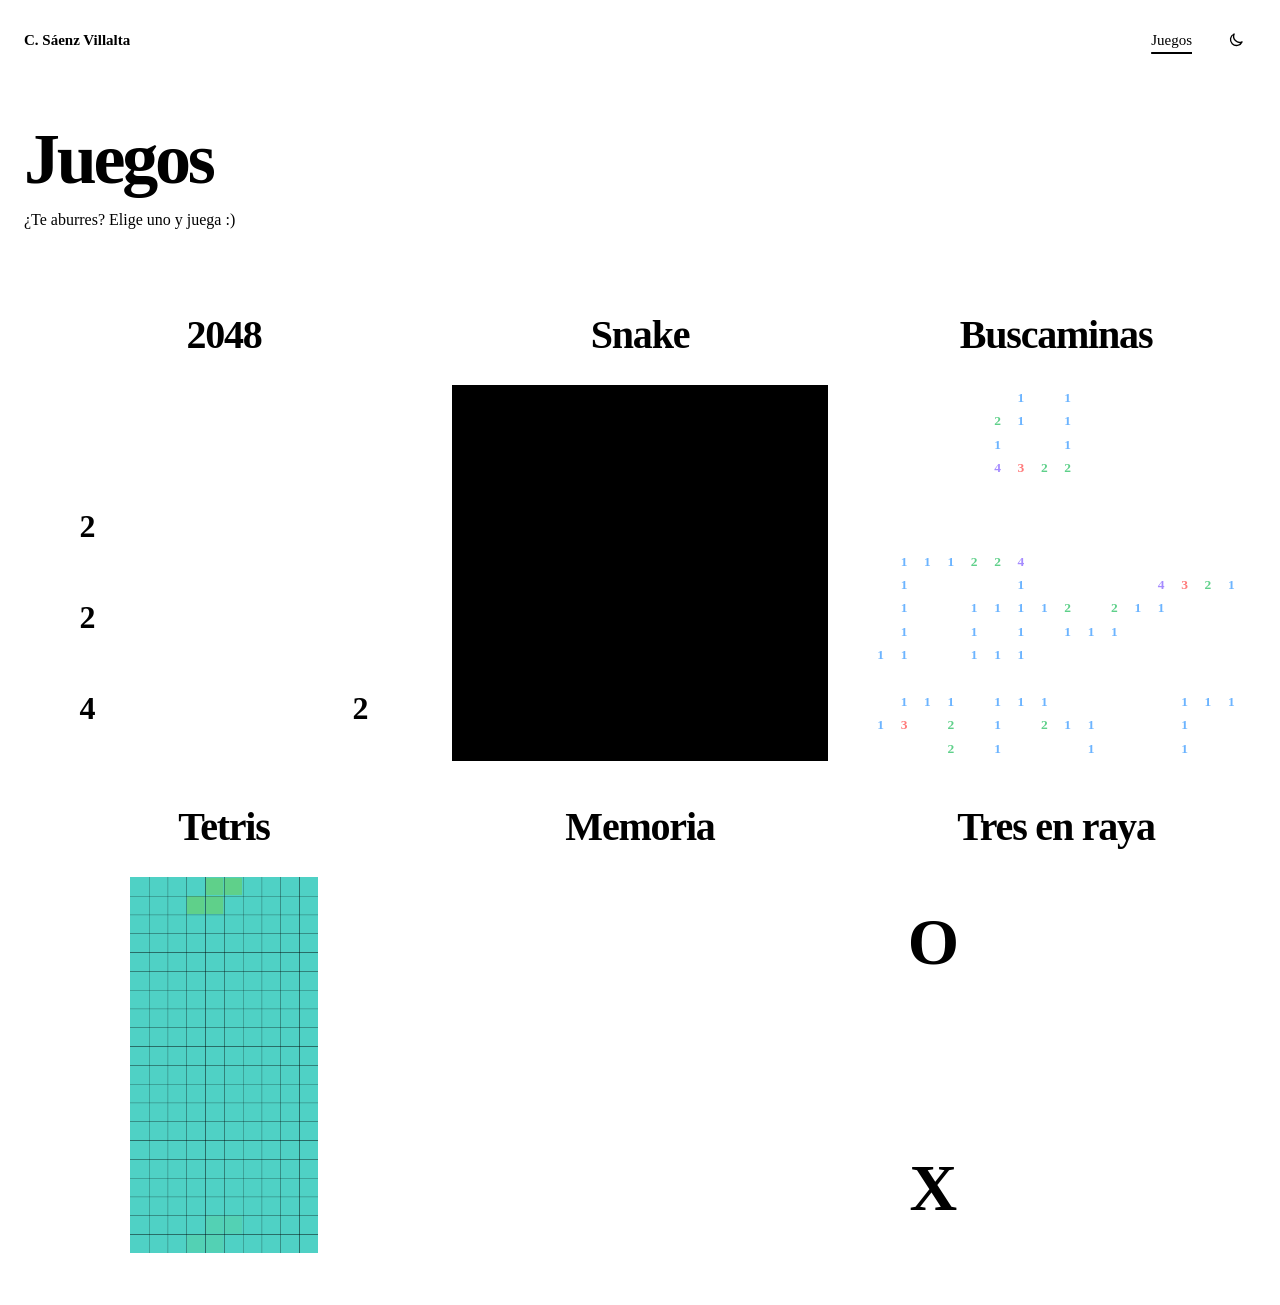
<file: index.html>
<!doctype html>
<html lang="es">
  <head>
    <meta charset="utf-8" />
    <meta name="viewport" content="width=device-width, initial-scale=1" />
    <title>Juegos · Celia Sáenz Villalta</title>
    <meta name="description" content="Pequeños juegos hechos con HTML, CSS y JavaScript." />
    <link rel="stylesheet" href="https://saenzvillaltacelia.com/theme.css" />
    <link rel="stylesheet" href="shared/games.css" />
    <link rel="icon" href="https://saenzvillaltacelia.com/favicon.svg" type="image/svg+xml" />
    <script src="shared/chrome.js"></script>
  </head>
  <body>
    <main>
      <div class="container head">
        <h1>Juegos</h1>
        <p>¿Te aburres? Elige uno y juega :)</p>
      </div>
      <div class="container">
        <ul class="game-list">
          <li class="game-card">
            <h2><a href="2048/">2048</a></h2>
            <iframe class="game-preview" src="2048/?demo" title="Vista previa de 2048" loading="lazy" tabindex="-1" aria-hidden="true" inert></iframe>
          </li>
          <li class="game-card">
            <h2><a href="snake/">Snake</a></h2>
            <iframe class="game-preview" src="snake/?demo" title="Vista previa de Snake" loading="lazy" tabindex="-1" aria-hidden="true" inert></iframe>
          </li>
          <li class="game-card">
            <h2><a href="buscaminas/">Buscaminas</a></h2>
            <iframe class="game-preview" src="buscaminas/?demo" title="Vista previa de Buscaminas" loading="lazy" tabindex="-1" aria-hidden="true" inert></iframe>
          </li>
          <li class="game-card">
            <h2><a href="tetris/">Tetris</a></h2>
            <iframe class="game-preview" src="tetris/?demo" title="Vista previa de Tetris" loading="lazy" tabindex="-1" aria-hidden="true" inert></iframe>
          </li>
          <li class="game-card">
            <h2><a href="memoria/">Memoria</a></h2>
            <iframe class="game-preview" src="memoria/?demo" title="Vista previa de Memoria" loading="lazy" tabindex="-1" aria-hidden="true" inert></iframe>
          </li>
          <li class="game-card">
            <h2><a href="tres-en-raya/">Tres en raya</a></h2>
            <iframe class="game-preview" src="tres-en-raya/?demo" title="Vista previa de Tres en raya" loading="lazy" tabindex="-1" aria-hidden="true" inert></iframe>
          </li>
        </ul>
      </div>
    </main>
  </body>
</html>
</file>
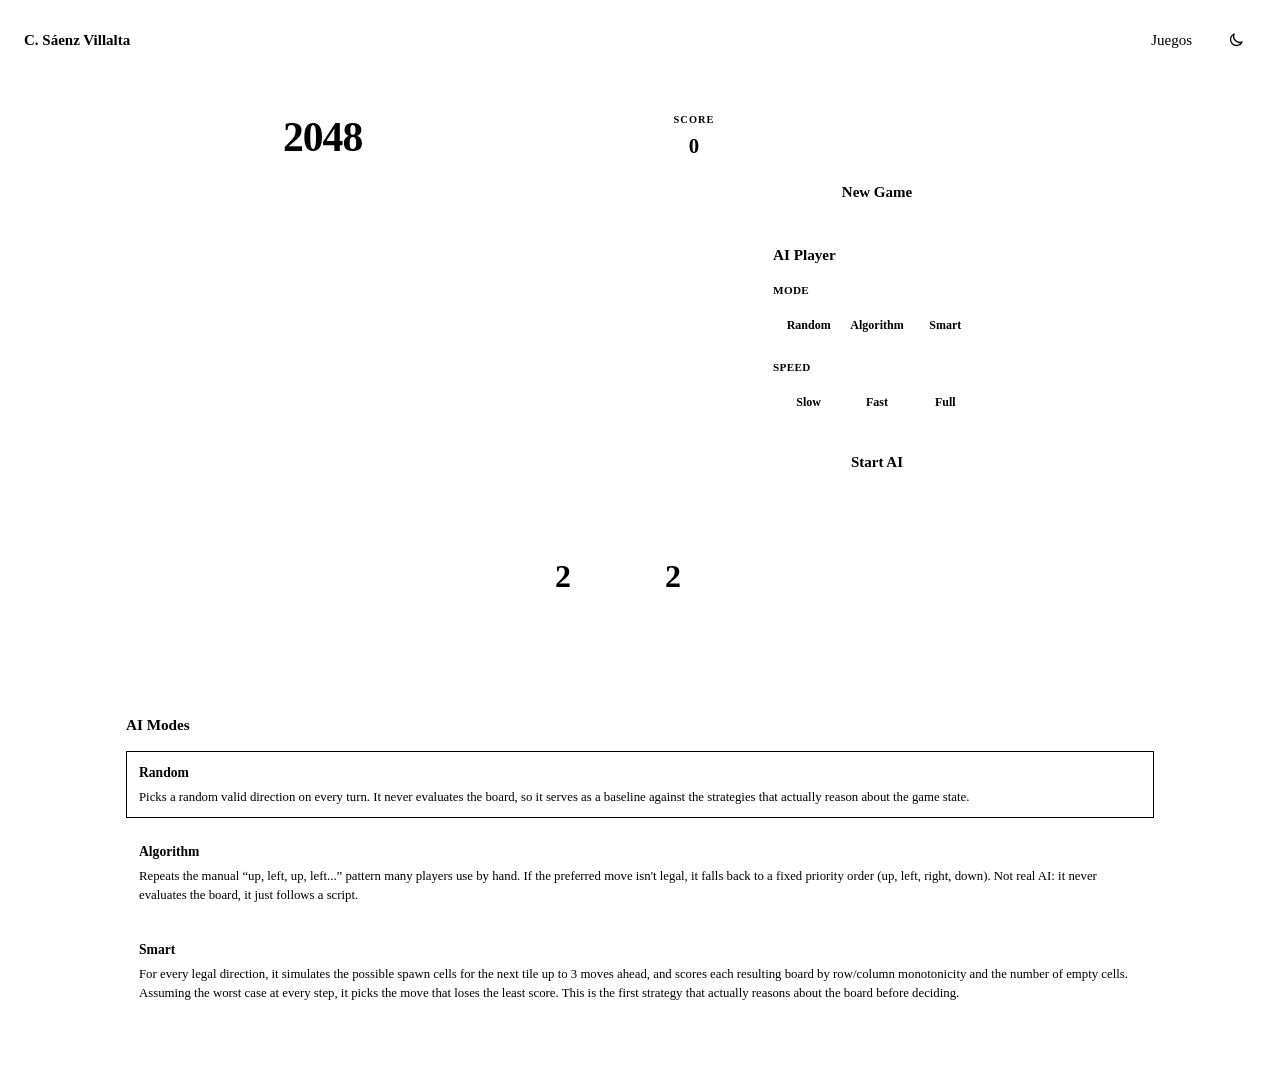
<file: 2048/index.html>
<!doctype html>
<html lang="en">
<head>
  <meta charset="utf-8" />
  <meta name="viewport" content="width=device-width, initial-scale=1" />
  <title>2048</title>
  <meta name="description" content="2048 con jugadores automáticos (IA) para comparar estrategias." />
  <link rel="stylesheet" href="https://saenzvillaltacelia.com/theme.css" />
  <link rel="stylesheet" href="../shared/games.css" />
  <link rel="stylesheet" href="../shared/autoplay.css" />
  <link rel="stylesheet" href="style.css" />
  <link rel="icon" href="https://saenzvillaltacelia.com/favicon.svg" type="image/svg+xml" />
  <script src="../shared/chrome.js"></script>
</head>
<body>
  <div class="page">
    <div class="game-area">
      <main class="main">
        <header class="header">
          <h1 class="title">2048</h1>
          <div class="score-panel">
            <span class="score-label">Score</span>
            <span class="score-value" id="score">0</span>
          </div>
        </header>

        <div class="board" id="board"></div>

        <p class="status" id="status"></p>
      </main>

      <aside class="sidebar">
        <button class="btn btn-primary btn-block" id="new-game">New Game</button>

        <div id="auto-panel"></div>
      </aside>
    </div>

    <div class="guide-layout">
      <section class="panel modes-guide-panel">
        <h2 class="panel-title">AI Modes</h2>
        <div class="modes-guide-list" id="modes-guide-list"></div>
      </section>
    </div>
  </div>

  <div class="modal-overlay" id="game-over-overlay" hidden>
    <div class="modal" role="dialog" aria-modal="true" aria-labelledby="game-over-title">
      <h2 class="modal-title" id="game-over-title">Game Over</h2>
      <p class="modal-message" id="game-over-message"></p>
      <div class="modal-actions">
        <button class="btn btn-ghost" id="game-over-close">Close</button>
        <button class="btn btn-primary" id="game-over-new-game">New Game</button>
      </div>
    </div>
  </div>

  <script type="module" src="js/app.js"></script>
</body>
</html>
</file>
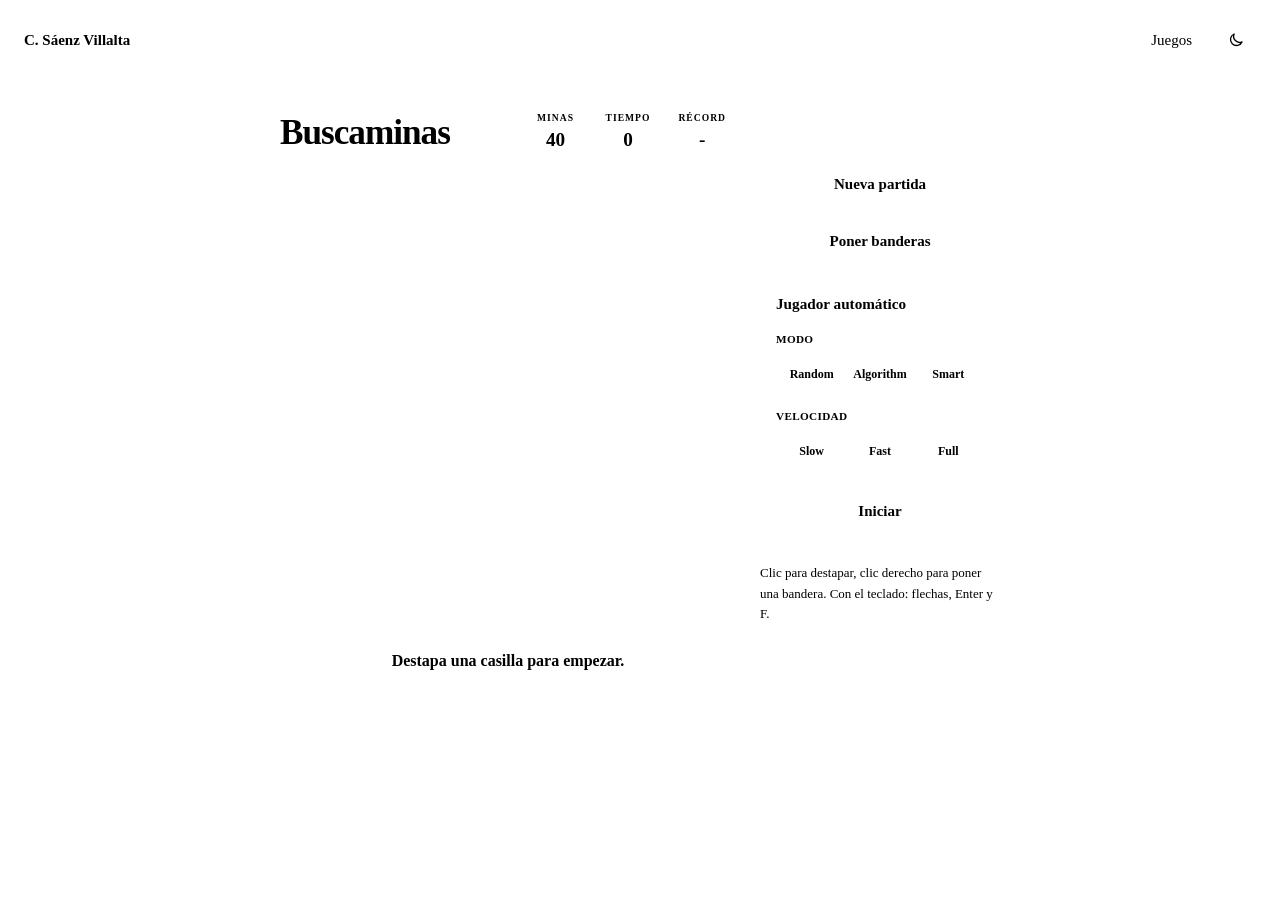
<file: buscaminas/index.html>
<!doctype html>
<html lang="es">
<head>
  <meta charset="utf-8" />
  <meta name="viewport" content="width=device-width, initial-scale=1" />
  <title>Buscaminas · Celia Sáenz Villalta</title>
  <meta name="description" content="El clásico Buscaminas, para jugar a mano o dejar que se resuelva solo." />
  <link rel="stylesheet" href="https://saenzvillaltacelia.com/theme.css" />
  <link rel="stylesheet" href="../shared/games.css" />
  <link rel="stylesheet" href="../shared/autoplay.css" />
  <link rel="stylesheet" href="style.css" />
  <link rel="icon" href="https://saenzvillaltacelia.com/favicon.svg" type="image/svg+xml" />
  <script src="../shared/chrome.js"></script>
</head>
<body>
  <div class="page">
    <div class="game-area">
      <main class="main">
        <header class="header">
          <h1 class="title">Buscaminas</h1>
          <div class="scores">
            <div class="score-panel">
              <span class="score-label">Minas</span>
              <span class="score-value" id="mines">0</span>
            </div>
            <div class="score-panel">
              <span class="score-label">Tiempo</span>
              <span class="score-value" id="time">0</span>
            </div>
            <div class="score-panel">
              <span class="score-label">Récord</span>
              <span class="score-value" id="best">-</span>
            </div>
          </div>
        </header>

        <div class="board" id="board" tabindex="0" role="group" aria-label="Tablero del Buscaminas"></div>

        <p class="status" id="status"></p>
        <p class="sr-only" id="cursor-info" aria-live="polite"></p>
      </main>

      <aside class="sidebar">
        <button class="btn" id="new-game">Nueva partida</button>
        <button class="btn btn-outline" id="flag-mode" aria-pressed="false">Poner banderas</button>
        <div id="auto-panel"></div>
        <p class="help">Clic para destapar, clic derecho para poner una bandera. Con el teclado: flechas, Enter y F.</p>
      </aside>
    </div>
  </div>

  <div class="modal-overlay" id="game-over-overlay" hidden>
    <div class="modal" role="dialog" aria-modal="true" aria-labelledby="game-over-title">
      <h2 class="modal-title" id="game-over-title">Fin de la partida</h2>
      <p class="modal-message" id="game-over-message"></p>
      <div class="modal-actions">
        <button class="btn btn-ghost" id="game-over-close">Cerrar</button>
        <button class="btn" id="game-over-new-game">Nueva partida</button>
      </div>
    </div>
  </div>

  <script type="module" src="app.js"></script>
</body>
</html>
</file>
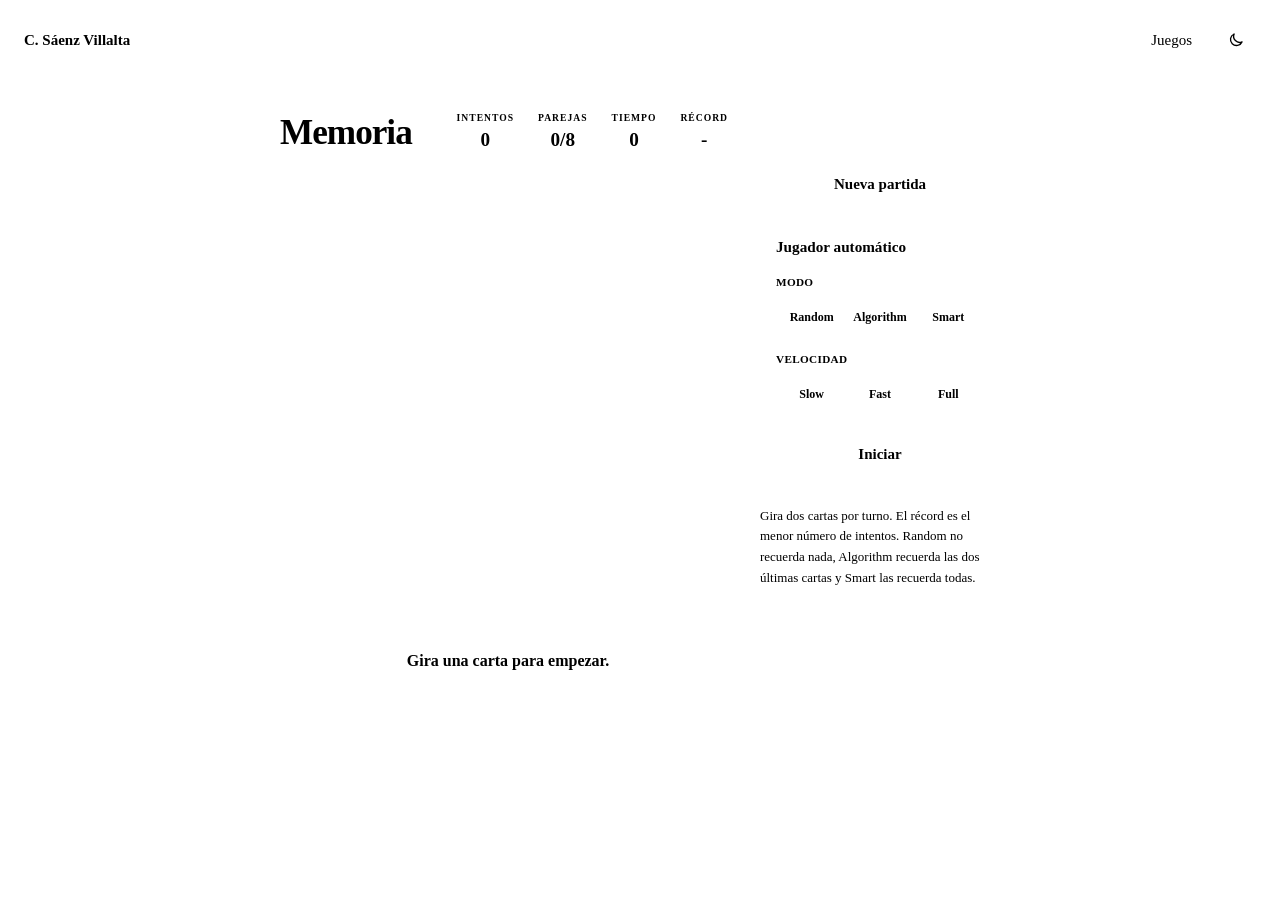
<file: memoria/index.html>
<!doctype html>
<html lang="es">
<head>
  <meta charset="utf-8" />
  <meta name="viewport" content="width=device-width, initial-scale=1" />
  <title>Memoria · Celia Sáenz Villalta</title>
  <meta name="description" content="Encuentra las parejas, a mano o dejando que se resuelva solo." />
  <link rel="stylesheet" href="https://saenzvillaltacelia.com/theme.css" />
  <link rel="stylesheet" href="../shared/games.css" />
  <link rel="stylesheet" href="../shared/ui.css" />
  <link rel="stylesheet" href="../shared/autoplay.css" />
  <link rel="stylesheet" href="style.css" />
  <link rel="icon" href="https://saenzvillaltacelia.com/favicon.svg" type="image/svg+xml" />
  <script src="../shared/chrome.js"></script>
</head>
<body>
  <div class="page">
    <div class="game-area">
      <main class="main">
        <header class="header">
          <h1 class="title">Memoria</h1>
          <div class="scores">
            <div class="score-panel">
              <span class="score-label">Intentos</span>
              <span class="score-value" id="moves">0</span>
            </div>
            <div class="score-panel">
              <span class="score-label">Parejas</span>
              <span class="score-value" id="pairs">0</span>
            </div>
            <div class="score-panel">
              <span class="score-label">Tiempo</span>
              <span class="score-value" id="time">0</span>
            </div>
            <div class="score-panel">
              <span class="score-label">Récord</span>
              <span class="score-value" id="best">-</span>
            </div>
          </div>
        </header>

        <div class="board" id="board" role="group" aria-label="Cartas"></div>

        <p class="status" id="status" aria-live="polite"></p>
      </main>

      <aside class="sidebar">
        <button class="btn" id="new-game">Nueva partida</button>
        <div id="auto-panel"></div>
        <p class="help">Gira dos cartas por turno. El récord es el menor número de intentos. Random no recuerda nada, Algorithm recuerda las dos últimas cartas y Smart las recuerda todas.</p>
      </aside>
    </div>
  </div>

  <div class="modal-overlay" id="game-over-overlay" hidden>
    <div class="modal" role="dialog" aria-modal="true" aria-labelledby="game-over-title">
      <h2 class="modal-title" id="game-over-title">Fin de la partida</h2>
      <p class="modal-message" id="game-over-message"></p>
      <div class="modal-actions">
        <button class="btn btn-ghost" id="game-over-close">Cerrar</button>
        <button class="btn" id="game-over-new-game">Nueva partida</button>
      </div>
    </div>
  </div>

  <script type="module" src="app.js"></script>
</body>
</html>
</file>
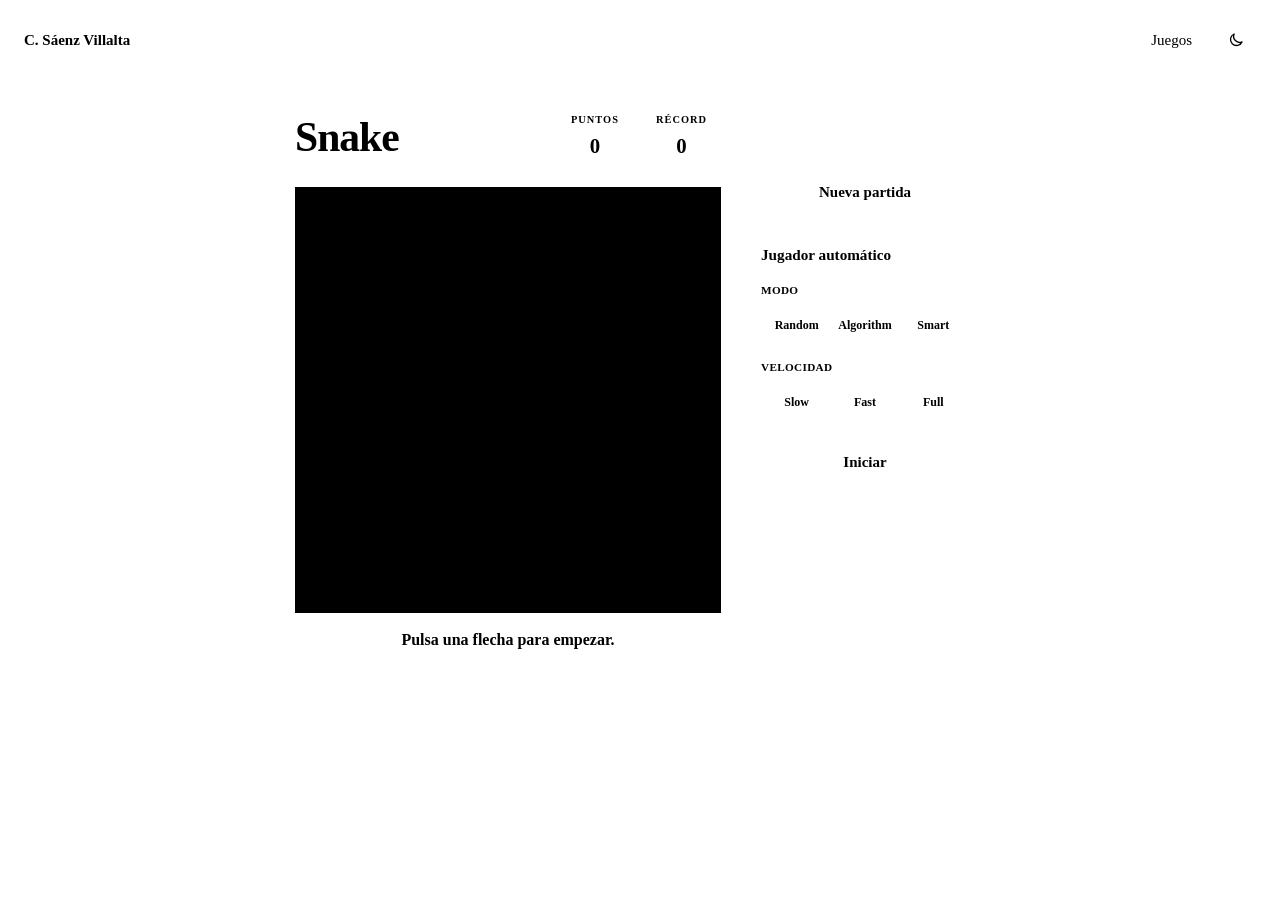
<file: snake/index.html>
<!doctype html>
<html lang="es">
<head>
  <meta charset="utf-8" />
  <meta name="viewport" content="width=device-width, initial-scale=1" />
  <title>Snake · Celia Sáenz Villalta</title>
  <meta name="description" content="El clásico Snake, para jugar a mano o dejar que se resuelva solo." />
  <link rel="stylesheet" href="https://saenzvillaltacelia.com/theme.css" />
  <link rel="stylesheet" href="../shared/games.css" />
  <link rel="stylesheet" href="../shared/autoplay.css" />
  <link rel="stylesheet" href="style.css" />
  <link rel="icon" href="https://saenzvillaltacelia.com/favicon.svg" type="image/svg+xml" />
  <script src="../shared/chrome.js"></script>
</head>
<body>
  <div class="page">
    <div class="game-area">
      <main class="main">
        <header class="header">
          <h1 class="title">Snake</h1>
          <div class="scores">
            <div class="score-panel">
              <span class="score-label">Puntos</span>
              <span class="score-value" id="score">0</span>
            </div>
            <div class="score-panel">
              <span class="score-label">Récord</span>
              <span class="score-value" id="best">0</span>
            </div>
          </div>
        </header>

        <canvas class="board" id="board" width="600" height="600" role="img" aria-label="Tablero del Snake"></canvas>

        <p class="status" id="status" aria-live="polite"></p>
      </main>

      <aside class="sidebar">
        <button class="btn" id="new-game">Nueva partida</button>
        <div id="auto-panel"></div>
      </aside>
    </div>
  </div>

  <div class="modal-overlay" id="game-over-overlay" hidden>
    <div class="modal" role="dialog" aria-modal="true" aria-labelledby="game-over-title">
      <h2 class="modal-title" id="game-over-title">Fin de la partida</h2>
      <p class="modal-message" id="game-over-message"></p>
      <div class="modal-actions">
        <button class="btn btn-ghost" id="game-over-close">Cerrar</button>
        <button class="btn" id="game-over-new-game">Nueva partida</button>
      </div>
    </div>
  </div>

  <script type="module" src="app.js"></script>
</body>
</html>
</file>
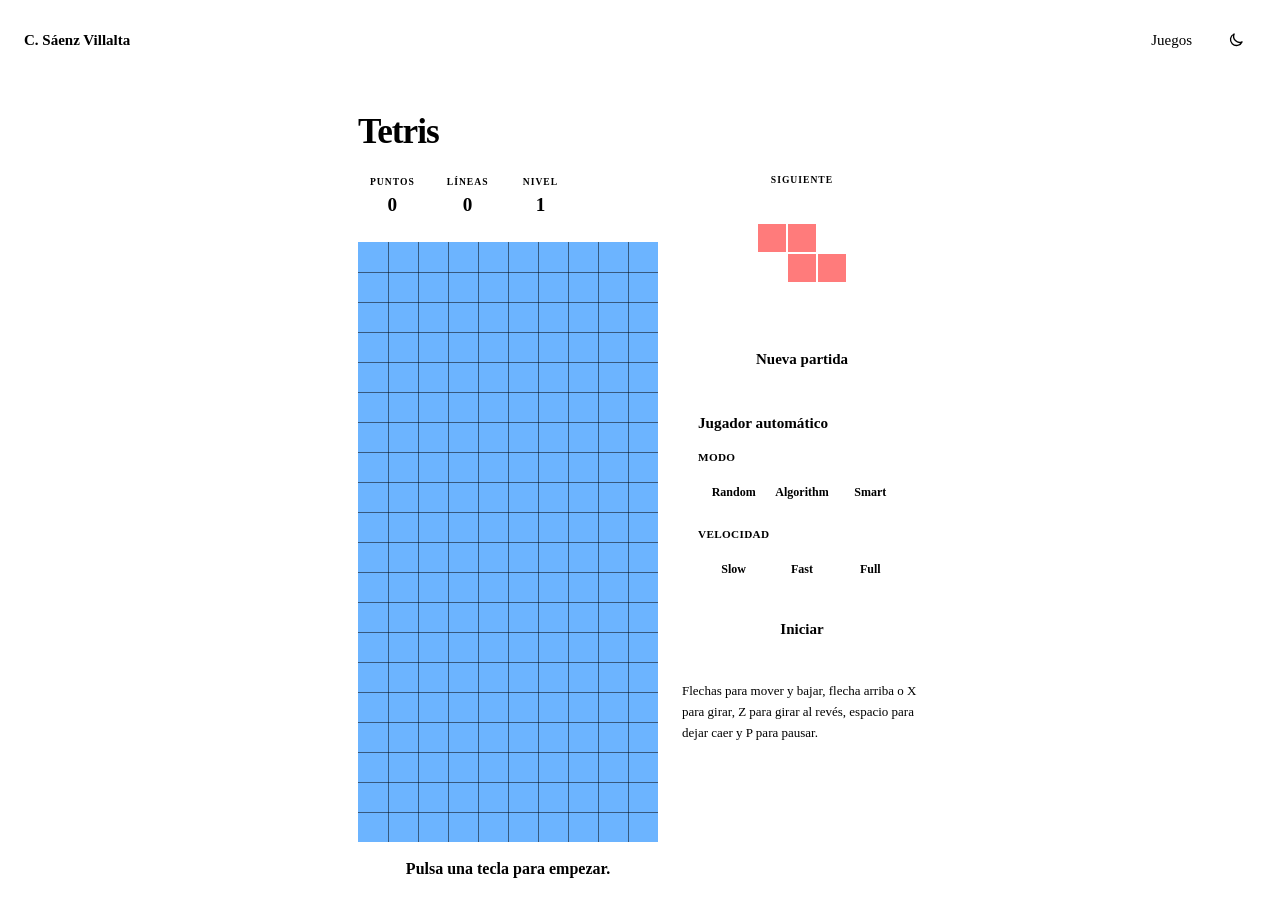
<file: tetris/index.html>
<!doctype html>
<html lang="es">
<head>
  <meta charset="utf-8" />
  <meta name="viewport" content="width=device-width, initial-scale=1" />
  <title>Tetris · Celia Sáenz Villalta</title>
  <meta name="description" content="El Tetris de siempre, para jugar a mano o dejar que se juegue solo." />
  <link rel="stylesheet" href="https://saenzvillaltacelia.com/theme.css" />
  <link rel="stylesheet" href="../shared/games.css" />
  <link rel="stylesheet" href="../shared/ui.css" />
  <link rel="stylesheet" href="../shared/autoplay.css" />
  <link rel="stylesheet" href="style.css" />
  <link rel="icon" href="https://saenzvillaltacelia.com/favicon.svg" type="image/svg+xml" />
  <script src="../shared/chrome.js"></script>
</head>
<body>
  <div class="page">
    <div class="game-area">
      <main class="main">
        <header class="header">
          <h1 class="title">Tetris</h1>
          <div class="scores">
            <div class="score-panel">
              <span class="score-label">Puntos</span>
              <span class="score-value" id="score">0</span>
            </div>
            <div class="score-panel">
              <span class="score-label">Líneas</span>
              <span class="score-value" id="lines">0</span>
            </div>
            <div class="score-panel">
              <span class="score-label">Nivel</span>
              <span class="score-value" id="level">1</span>
            </div>
          </div>
        </header>

        <canvas class="board" id="board" width="300" height="600" role="img" aria-label="Tablero del Tetris"></canvas>

        <div class="touch" id="touch">
          <button type="button" class="btn btn-ghost" data-action="left" aria-label="Izquierda">◀</button>
          <button type="button" class="btn btn-ghost" data-action="rotate" aria-label="Girar">↻</button>
          <button type="button" class="btn btn-ghost" data-action="right" aria-label="Derecha">▶</button>
          <button type="button" class="btn btn-ghost" data-action="down" aria-label="Bajar">▼</button>
          <button type="button" class="btn btn-ghost" data-action="drop" aria-label="Dejar caer">⤓</button>
        </div>

        <p class="status" id="status" aria-live="polite"></p>
      </main>

      <aside class="sidebar">
        <div class="next">
          <span class="score-label">Siguiente</span>
          <canvas id="next" width="120" height="120" aria-hidden="true"></canvas>
        </div>
        <button class="btn" id="new-game">Nueva partida</button>
        <div id="auto-panel"></div>
        <p class="help">Flechas para mover y bajar, flecha arriba o X para girar, Z para girar al revés, espacio para dejar caer y P para pausar.</p>
      </aside>
    </div>
  </div>

  <div class="modal-overlay" id="game-over-overlay" hidden>
    <div class="modal" role="dialog" aria-modal="true" aria-labelledby="game-over-title">
      <h2 class="modal-title" id="game-over-title">Fin de la partida</h2>
      <p class="modal-message" id="game-over-message"></p>
      <div class="modal-actions">
        <button class="btn btn-ghost" id="game-over-close">Cerrar</button>
        <button class="btn" id="game-over-new-game">Nueva partida</button>
      </div>
    </div>
  </div>

  <script type="module" src="app.js"></script>
</body>
</html>
</file>
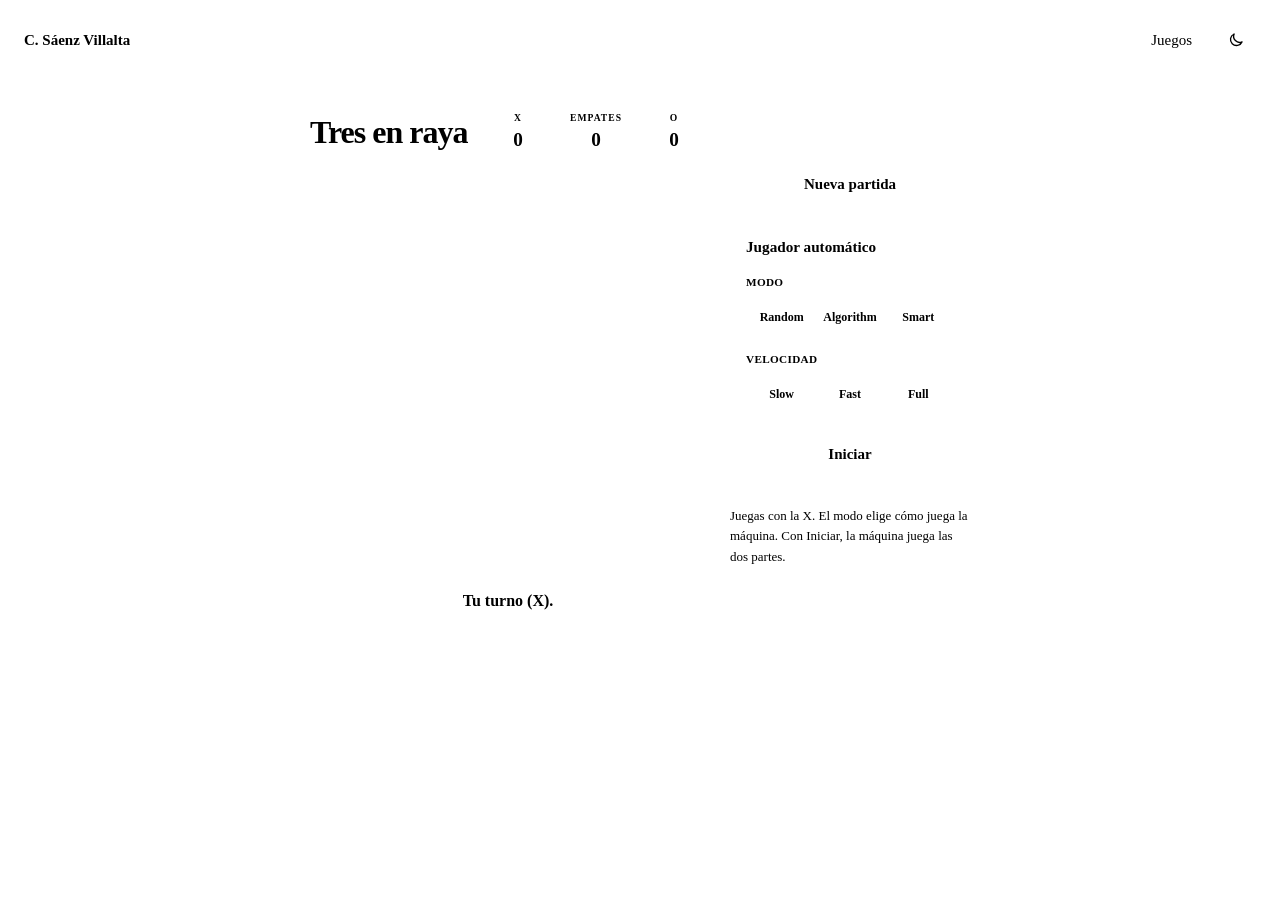
<file: tres-en-raya/index.html>
<!doctype html>
<html lang="es">
<head>
  <meta charset="utf-8" />
  <meta name="viewport" content="width=device-width, initial-scale=1" />
  <title>Tres en raya · Celia Sáenz Villalta</title>
  <meta name="description" content="El tres en raya de siempre, contra la máquina o dejando que jueguen solas." />
  <link rel="stylesheet" href="https://saenzvillaltacelia.com/theme.css" />
  <link rel="stylesheet" href="../shared/games.css" />
  <link rel="stylesheet" href="../shared/ui.css" />
  <link rel="stylesheet" href="../shared/autoplay.css" />
  <link rel="stylesheet" href="style.css" />
  <link rel="icon" href="https://saenzvillaltacelia.com/favicon.svg" type="image/svg+xml" />
  <script src="../shared/chrome.js"></script>
</head>
<body>
  <div class="page">
    <div class="game-area">
      <main class="main">
        <header class="header">
          <h1 class="title">Tres en raya</h1>
          <div class="scores">
            <div class="score-panel">
              <span class="score-label">X</span>
              <span class="score-value" id="score-x">0</span>
            </div>
            <div class="score-panel">
              <span class="score-label">Empates</span>
              <span class="score-value" id="score-draw">0</span>
            </div>
            <div class="score-panel">
              <span class="score-label">O</span>
              <span class="score-value" id="score-o">0</span>
            </div>
          </div>
        </header>

        <div class="board" id="board" role="group" aria-label="Tablero del tres en raya"></div>

        <p class="status" id="status" aria-live="polite"></p>
      </main>

      <aside class="sidebar">
        <button class="btn" id="new-game">Nueva partida</button>
        <div id="auto-panel"></div>
        <p class="help">Juegas con la X. El modo elige cómo juega la máquina. Con Iniciar, la máquina juega las dos partes.</p>
      </aside>
    </div>
  </div>

  <script type="module" src="app.js"></script>
</body>
</html>
</file>
<file: shared/games.css>
/* Estilos comunes. Los colores vienen de theme.css de la web, aquí solo uso sus variables. */
*,
*::before,
*::after {
  box-sizing: border-box;
}

[hidden] {
  display: none !important;
}

body {
  margin: 0;
  min-height: 100vh;
  background: var(--bg);
  color: var(--text);
  font-family: var(--sans);
  font-size: 1rem;
  line-height: 1.6;
  -webkit-font-smoothing: antialiased;
}

a {
  color: var(--text);
  text-decoration-color: var(--accent);
  text-decoration-thickness: 2px;
  text-underline-offset: 0.25em;
}

a:hover {
  color: var(--accent);
}

:focus-visible {
  outline: 2px solid var(--focus);
  outline-offset: 3px;
}

.container {
  width: 100%;
  max-width: var(--max);
  margin: 0 auto;
  padding: 0 1rem;
}

@media (min-width: 40rem) {
  .container {
    padding: 0 1.5rem;
  }
}

.sr-only {
  position: absolute;
  width: 1px;
  height: 1px;
  margin: -1px;
  padding: 0;
  overflow: hidden;
  clip: rect(0, 0, 0, 0);
  white-space: nowrap;
  border: 0;
}

/* modo ?demo: solo el juego, para la vista previa del menú */
.demo .site-header {
  display: none;
}

/* Sin barras de desplazamiento: un píxel de más por redondeo las haría aparecer */
.demo,
.demo body {
  overflow: hidden;
}

.demo body {
  min-height: 0;
  background: var(--surface);
}

/* cabecera */

.site-header .bar {
  display: flex;
  flex-wrap: wrap;
  align-items: center;
  gap: 0.25rem 1.5rem;
  padding-top: 1.25rem;
  padding-bottom: 1.25rem;
}

.site-header .brand {
  margin-right: auto;
  font-size: 0.9375rem;
  font-weight: 600;
  text-decoration: none;
  white-space: nowrap;
}

.site-header nav a {
  display: inline-block;
  padding: 0.35rem 0;
  font-size: 0.9375rem;
  font-weight: 500;
  text-decoration: none;
}

.site-header nav a[aria-current='page'] {
  text-decoration: underline;
  text-decoration-color: var(--accent);
  text-decoration-thickness: 2px;
  text-underline-offset: 0.45em;
}

.theme {
  display: inline-grid;
  place-items: center;
  width: 2.5rem;
  height: 2.5rem;
  border: 0;
  background: transparent;
  color: var(--text);
  cursor: pointer;
}

.theme:hover {
  color: var(--accent);
}

.theme .sun {
  display: none;
}

:root[data-theme='light'] .theme .sun {
  display: block;
}

:root[data-theme='light'] .theme .moon {
  display: none;
}

/* menú */

.head {
  padding-top: 2.5rem;
  padding-bottom: 1.5rem;
  border-bottom: 4px solid var(--rule);
}

.head h1 {
  margin: 0 0 0.5rem;
  font-size: clamp(2.5rem, 1.5rem + 4.5vw, 4.5rem);
  line-height: 1.1;
  font-weight: 750;
  letter-spacing: -0.045em;
}

.head p {
  margin: 0;
  color: var(--muted);
}

.game-list {
  display: grid;
  gap: 1rem;
  grid-template-columns: repeat(auto-fill, minmax(min(100%, 20rem), 1fr));
  list-style: none;
  margin: 0;
  padding: 2.5rem 0;
}

.game-card {
  position: relative;
  display: flex;
  flex-direction: column;
  height: 100%;
  border: 1px solid var(--border);
  background: var(--surface);
}

.game-card:hover,
.game-card:focus-within {
  border-color: var(--accent);
}

.game-preview {
  display: block;
  width: 100%;
  aspect-ratio: 1 / 1;
  border: 0;
  border-top: 1px solid var(--border);
  background: var(--surface);
  pointer-events: none;
}

.game-card h2 {
  margin: 0;
  padding: 1rem 1.25rem;
  text-align: center;
  font-size: 2.5rem;
  line-height: 1.1;
  letter-spacing: -0.03em;
}

/* Toda la tarjeta es clicable a través del enlace del título */
.game-card h2 a {
  color: var(--accent);
  text-decoration: none;
}

.game-card h2 a::after {
  content: '';
  position: absolute;
  inset: 0;
}

.site-footer {
  border-top: 1px solid var(--border);
  padding: 1.5rem 0;
  color: var(--muted);
  font-size: 0.875rem;
}
</file>
<file: shared/autoplay.css>
/* Panel de jugador automático (shared/autoplay.js). Solo usa variables del tema. */
.auto-panel {
  padding: 1rem;
  border: 1px solid var(--border);
  background: var(--surface);
}

.auto-title {
  margin: 0 0 0.875rem;
  font-size: 0.95rem;
  font-weight: 700;
}

.auto-group {
  margin-bottom: 0.875rem;
}

.auto-label {
  display: block;
  margin-bottom: 0.375rem;
  color: var(--muted);
  font-size: 0.7rem;
  font-weight: 700;
  letter-spacing: 0.03em;
  text-transform: uppercase;
}

.auto-choice {
  display: flex;
  gap: 3px;
  padding: 3px;
  background: var(--bg);
}

.auto-choice button {
  flex: 1;
  padding: 0.45rem 0.125rem;
  border: 0;
  background: transparent;
  color: var(--muted);
  font: inherit;
  font-size: 0.75rem;
  font-weight: 700;
  cursor: pointer;
}

.auto-choice button:hover {
  color: var(--text);
}

.auto-choice button[aria-pressed='true'] {
  background: var(--accent);
  color: var(--accent-contrast);
}

.auto-button {
  width: 100%;
  margin-top: 0.25rem;
  padding: 0.6rem 1.1rem;
  border: 2px solid var(--accent);
  background: transparent;
  color: var(--text);
  font: inherit;
  font-size: 0.9375rem;
  font-weight: 600;
  cursor: pointer;
}

.auto-button:hover {
  background: var(--accent);
  color: var(--accent-contrast);
}
</file>
<file: 2048/style.css>
/* Colores del tema de la web (theme.css), con los nombres que usa este juego */
:root {
  --background: var(--bg);
  --board-background: var(--border);
  --empty-cell: var(--surface);
  --panel: var(--surface);
  --panel-border: var(--border);
  --title: var(--accent);
  --text-soft: var(--text);
  --text-muted: var(--muted);
  --shadow: none;
  --overlay: rgba(0, 0, 0, 0.6);
  --hover-tint: color-mix(in srgb, var(--text) 8%, transparent);

  /* fichas: más mostaza cuanto mayor es el valor */
  --tile-2: color-mix(in srgb, var(--accent) 10%, var(--surface));
  --tile-4: color-mix(in srgb, var(--accent) 18%, var(--surface));
  --tile-8: color-mix(in srgb, var(--accent) 30%, var(--surface));
  --tile-16: color-mix(in srgb, var(--accent) 42%, var(--surface));
  --tile-32: color-mix(in srgb, var(--accent) 54%, var(--surface));
  --tile-64: color-mix(in srgb, var(--accent) 66%, var(--surface));
  --tile-128: color-mix(in srgb, var(--accent) 76%, var(--surface));
  --tile-256: color-mix(in srgb, var(--accent) 84%, var(--surface));
  --tile-512: color-mix(in srgb, var(--accent) 90%, var(--surface));
  --tile-1024: color-mix(in srgb, var(--accent) 95%, var(--surface));
  --tile-2048: var(--accent);
  --tile-mid-fg: var(--accent-contrast); /* 32 y 64 */
}

:root[data-theme='light'] {
  --tile-mid-fg: var(--text);
}

* {
  box-sizing: border-box;
}

body {
  padding: 0;
}

.page {
  margin: 0 auto;
  padding: 24px 20px 40px;
  width: 100%;
  max-width: 1100px;
  display: flex;
  flex-direction: column;
  align-items: center;
  gap: 24px;
}

/* Keeps the board + sidebar at their original, comfortable width even though
   .page is now wider (the panels below stretch to use that extra width). */
.game-area {
  width: 100%;
  max-width: 730px;
  display: flex;
  align-items: flex-start;
  justify-content: center;
  gap: 24px;
}

.main {
  display: flex;
  flex-direction: column;
  align-items: center;
  /* Matches the board's natural size (4 cells x 100px + 5 gaps x 10px) so the
     responsive cell-size calculation in app.js lands on an exact fit. */
  width: min(450px, 100%);
}

/* ------------------------------------------------------------------ header */

.header {
  width: 100%;
  display: flex;
  align-items: center;
  justify-content: space-between;
  margin-bottom: 16px;
}

.title {
  font-size: 2.6rem;
  font-weight: 800;
  letter-spacing: -1px;
  color: var(--title);
  margin: 0;
}

.score-panel {
  background: var(--panel);
  border: 1px solid var(--panel-border);
  border-radius: 0;
  padding: 6px 18px;
  text-align: center;
  min-width: 78px;
  box-shadow: var(--shadow);
}

.score-label {
  display: block;
  font-size: 0.65rem;
  font-weight: 700;
  letter-spacing: 1px;
  text-transform: uppercase;
  color: var(--text-muted);
}

.score-value {
  display: block;
  font-size: 1.3rem;
  font-weight: 800;
  color: var(--text);
}

/* ------------------------------------------------------------------- board */

.board {
  position: relative;
  background: var(--board-background);
  border-radius: 0;
  max-width: 100%;
  aspect-ratio: 1 / 1;
  box-shadow: var(--shadow);
}

.cell {
  position: absolute;
  border-radius: 0;
  background: var(--empty-cell);
}

.tile {
  position: absolute;
  border-radius: 0;
  display: flex;
  align-items: center;
  justify-content: center;
  font-weight: 800;
  transform: scale(1);
}

.status {
  min-height: 1.4em;
  margin: 14px 0 0;
  font-weight: 700;
  color: var(--title);
  text-align: center;
}

/* ---------------------------------------------------------------- sidebar */

.sidebar {
  width: 240px;
  flex-shrink: 0;
  display: flex;
  flex-direction: column;
  gap: 14px;
  padding-top: 66px;
}

.panel {
  background: var(--panel);
  border: 1px solid var(--panel-border);
  border-radius: 0;
  padding: 16px;
  box-shadow: var(--shadow);
}

.panel-title {
  margin: 0 0 14px;
  font-size: 0.95rem;
  font-weight: 700;
  color: var(--text-soft);
}

/* -------------------------------------------------------------------- btn */

.btn {
  border: 2px solid var(--accent);
  font: inherit;
  font-weight: 600;
  font-size: 0.9375rem;
  padding: 0.6rem 1.1rem;
  color: var(--accent-contrast);
  background: var(--accent);
  cursor: pointer;
  transition: background-color 0.15s ease, color 0.15s ease, transform 0.05s ease;
}

.btn:hover {
  background: transparent;
  color: var(--text);
}

.btn:active {
  transform: translateY(1px);
}

.btn-block {
  width: 100%;
}

.btn-ghost {
  background: transparent;
  color: var(--text);
  border: 1px solid var(--panel-border);
  padding: 6px 12px;
  font-size: 0.8rem;
}

.btn-ghost:hover {
  background: var(--hover-tint);
  color: var(--text);
}

/* ----------------------------------------------------------------- modes */

.guide-layout {
  width: 100%;
  display: flex;
  align-items: flex-start;
  gap: 24px;
}

.guide-layout > .panel {
  flex: 1;
  min-width: 0;
}

/* -------------------------------------------------------------- AI modes */

.modes-guide-list {
  display: flex;
  flex-direction: column;
  gap: 12px;
}

.mode-guide-item {
  padding: 10px 12px;
  border-radius: 0;
  border: 1px solid transparent;
}

.mode-guide-item.active {
  background: var(--hover-tint);
  border-color: var(--panel-border);
}

.mode-guide-name {
  margin: 0 0 4px;
  font-size: 0.85rem;
  font-weight: 700;
  color: var(--title);
}

.mode-guide-description {
  margin: 0;
  font-size: 0.8rem;
  line-height: 1.5;
  color: var(--text-muted);
}

/* ------------------------------------------------------------------- modal */

.modal-overlay {
  position: fixed;
  inset: 0;
  z-index: 1000;
  display: flex;
  align-items: center;
  justify-content: center;
  padding: 20px;
  background: var(--overlay);
}

.modal-overlay[hidden] {
  display: none;
}

.modal {
  width: 100%;
  max-width: 340px;
  background: var(--panel);
  border: 1px solid var(--panel-border);
  border-radius: 0;
  padding: 28px;
  text-align: center;
  animation: modal-pop 0.18s ease;
}

@keyframes modal-pop {
  from {
    transform: scale(0.94);
    opacity: 0;
  }
  to {
    transform: scale(1);
    opacity: 1;
  }
}

.modal-title {
  margin: 0 0 10px;
  font-size: 1.5rem;
  font-weight: 800;
  color: var(--title);
}

.modal-message {
  margin: 0 0 22px;
  font-size: 0.9rem;
  line-height: 1.5;
  color: var(--text-soft);
}

.modal-message strong {
  color: var(--title);
  font-size: 1.1rem;
}

.modal-actions {
  display: flex;
  gap: 10px;
}

.modal-actions .btn {
  flex: 1;
}

/* --------------------------------------------------------------- responsive */

@media (max-width: 730px) {
  .game-area {
    flex-direction: column;
    align-items: center;
  }

  .sidebar {
    width: 100%;
    max-width: 450px;
    padding-top: 0;
  }
}

@media (max-width: 480px) {
  .guide-layout {
    flex-direction: column;
  }
}

/* Vista previa en el menú (?demo): solo el tablero */
.demo .header,
.demo .status,
.demo .sidebar,
.demo .guide-layout,
.demo .modal-overlay {
  display: none;
}

.demo .page {
  padding: 12px;
}
</file>
<file: buscaminas/style.css>
/* Colores de los números. Son para distinguir 1-8, así que no salen del tema, pero hay una
   versión para cada tema para que se lean bien en los dos. */
:root {
  --n1: #6cb4ff;
  --n2: #5fd08a;
  --n3: #ff7b7b;
  --n4: #a58bff;
  --n5: #ff9f5a;
  --n6: #4fd1c5;
  --n7: #e5e0d4;
  --n8: #a7b0c2;
}

:root[data-theme='light'] {
  --n1: #1d5fbf;
  --n2: #1f7a45;
  --n3: #b3261e;
  --n4: #5b3fd6;
  --n5: #a34a00;
  --n6: #0e7a74;
  --n7: #333333;
  --n8: #666666;
}

.page {
  margin: 0 auto;
  padding: 24px 20px 40px;
  width: 100%;
  max-width: 760px;
}

.game-area {
  display: flex;
  align-items: flex-start;
  justify-content: center;
  gap: 24px;
}

.main {
  display: flex;
  flex-direction: column;
  align-items: center;
  width: min(460px, 100%);
}

.header {
  width: 100%;
  display: flex;
  flex-wrap: wrap;
  align-items: center;
  justify-content: space-between;
  gap: 8px 12px;
  margin-bottom: 16px;
}

.title {
  margin: 0;
  font-size: 2.2rem;
  font-weight: 800;
  letter-spacing: -1px;
  color: var(--accent);
}

.scores {
  display: flex;
  gap: 8px;
}

.score-panel {
  min-width: 64px;
  padding: 6px 10px;
  border: 1px solid var(--border);
  background: var(--surface);
  text-align: center;
}

.score-label {
  display: block;
  font-size: 0.6rem;
  font-weight: 700;
  letter-spacing: 1px;
  text-transform: uppercase;
  color: var(--muted);
}

.score-value {
  display: block;
  font-size: 1.2rem;
  font-weight: 800;
}

/* ----------------------------------------------------------------- tablero */

.board {
  --cols: 16;
  --rows: 16;
  container-type: inline-size;
  display: grid;
  grid-template-columns: repeat(var(--cols), 1fr);
  grid-template-rows: repeat(var(--rows), 1fr);
  gap: 2px;
  width: 100%;
  aspect-ratio: 1 / 1;
  padding: 2px;
  border: 1px solid var(--border);
  background: var(--border);
  user-select: none;
  -webkit-user-select: none;
  touch-action: manipulation;
}

.board:focus-visible {
  outline: 2px solid var(--focus);
  outline-offset: 3px;
}

.cell {
  display: grid;
  place-items: center;
  min-width: 0;
  min-height: 0;
  /* El tamaño de la letra sigue al de la casilla */
  font-size: calc(100cqw / var(--cols) * 0.58);
  font-weight: 800;
  line-height: 1;
  background: color-mix(in srgb, var(--accent) 16%, var(--surface));
  cursor: pointer;
}

.cell:hover {
  background: color-mix(in srgb, var(--accent) 28%, var(--surface));
}

.cell.open {
  background: var(--surface);
  cursor: default;
}

.cell.flag::after {
  content: '\2691';
  color: var(--accent);
}

.cell.mine::after {
  content: '';
  width: 46%;
  aspect-ratio: 1;
  border-radius: 50%;
  background: var(--text);
}

.cell.mine.boom {
  background: var(--accent);
}

.cell.mine.boom::after {
  background: var(--accent-contrast);
}

.cell.wrong::after {
  content: '\2715';
  color: var(--muted);
}

.cell[data-n='1'] { color: var(--n1); }
.cell[data-n='2'] { color: var(--n2); }
.cell[data-n='3'] { color: var(--n3); }
.cell[data-n='4'] { color: var(--n4); }
.cell[data-n='5'] { color: var(--n5); }
.cell[data-n='6'] { color: var(--n6); }
.cell[data-n='7'] { color: var(--n7); }
.cell[data-n='8'] { color: var(--n8); }

/* Casilla del teclado, solo cuando el tablero tiene el foco */
.board:focus-visible .cell.cursor {
  outline: 2px solid var(--focus);
  outline-offset: -2px;
}

.status {
  min-height: 1.4em;
  margin: 14px 0 0;
  font-weight: 700;
  color: var(--accent);
  text-align: center;
}

.sidebar {
  width: 240px;
  flex-shrink: 0;
  display: flex;
  flex-direction: column;
  gap: 14px;
  padding-top: 58px;
}

.help {
  margin: 0;
  color: var(--muted);
  font-size: 0.8125rem;
}

/* ------------------------------------------------------------------- botones */

.btn {
  border: 2px solid var(--accent);
  padding: 0.6rem 1.1rem;
  background: var(--accent);
  color: var(--accent-contrast);
  font: inherit;
  font-size: 0.9375rem;
  font-weight: 600;
  cursor: pointer;
  transition: background-color 0.15s ease, color 0.15s ease, transform 0.05s ease;
}

.btn:hover {
  background: transparent;
  color: var(--text);
}

.btn:active {
  transform: translateY(1px);
}

.btn-outline {
  background: transparent;
  color: var(--text);
}

.btn-outline:hover,
.btn-outline[aria-pressed='true'] {
  background: var(--accent);
  color: var(--accent-contrast);
}

.btn-ghost {
  border: 1px solid var(--border);
  background: transparent;
  color: var(--text);
}

.btn-ghost:hover {
  background: color-mix(in srgb, var(--text) 8%, transparent);
}

.modal-overlay {
  position: fixed;
  inset: 0;
  z-index: 1000;
  display: flex;
  align-items: center;
  justify-content: center;
  padding: 20px;
  background: rgba(0, 0, 0, 0.6);
}

.modal {
  width: 100%;
  max-width: 340px;
  padding: 28px;
  border: 1px solid var(--border);
  background: var(--surface);
  text-align: center;
}

.modal-title {
  margin: 0 0 10px;
  font-size: 1.5rem;
  font-weight: 800;
  color: var(--accent);
}

.modal-message {
  margin: 0 0 22px;
}

.modal-message strong {
  color: var(--accent);
  font-size: 1.1rem;
}

.modal-actions {
  display: flex;
  gap: 10px;
}

.modal-actions .btn {
  flex: 1;
}

/* Vista previa en el menú (?demo): solo el tablero */
.demo .header,
.demo .status,
.demo .sidebar,
.demo .modal-overlay {
  display: none;
}

.demo .page {
  padding: 12px;
}

.demo .cell {
  cursor: default;
}

@media (max-width: 760px) {
  .game-area {
    flex-direction: column;
    align-items: center;
  }

  .sidebar {
    width: 100%;
    max-width: 460px;
    padding-top: 0;
  }
}
</file>
<file: shared/ui.css>
/* Piezas comunes de las páginas de juego: estructura, marcadores, botones y aviso de fin.
   Cada juego puede cambiar el ancho con --main-width y --page-width. */
.page {
  margin: 0 auto;
  padding: 24px 20px 40px;
  width: 100%;
  max-width: var(--page-width, 730px);
}

.game-area {
  display: flex;
  align-items: flex-start;
  justify-content: center;
  gap: 24px;
}

.main {
  display: flex;
  flex-direction: column;
  align-items: center;
  width: min(var(--main-width, 450px), 100%);
}

.header {
  width: 100%;
  display: flex;
  flex-wrap: wrap;
  align-items: center;
  justify-content: space-between;
  gap: 8px 12px;
  margin-bottom: 16px;
}

.title {
  margin: 0;
  font-size: 2.2rem;
  font-weight: 800;
  letter-spacing: -1px;
  color: var(--accent);
}

.scores {
  display: flex;
  gap: 8px;
}

.score-panel {
  min-width: 64px;
  padding: 6px 12px;
  border: 1px solid var(--border);
  background: var(--surface);
  text-align: center;
}

.score-label {
  display: block;
  font-size: 0.6rem;
  font-weight: 700;
  letter-spacing: 1px;
  text-transform: uppercase;
  color: var(--muted);
}

.score-value {
  display: block;
  font-size: 1.2rem;
  font-weight: 800;
}

.status {
  min-height: 1.4em;
  margin: 14px 0 0;
  font-weight: 700;
  color: var(--accent);
  text-align: center;
}

.sidebar {
  width: 240px;
  flex-shrink: 0;
  display: flex;
  flex-direction: column;
  gap: 14px;
  padding-top: var(--sidebar-top, 58px);
}

.help {
  margin: 0;
  color: var(--muted);
  font-size: 0.8125rem;
}

/* ------------------------------------------------------------------- botones */

.btn {
  border: 2px solid var(--accent);
  padding: 0.6rem 1.1rem;
  background: var(--accent);
  color: var(--accent-contrast);
  font: inherit;
  font-size: 0.9375rem;
  font-weight: 600;
  cursor: pointer;
  transition: background-color 0.15s ease, color 0.15s ease, transform 0.05s ease;
}

.btn:hover {
  background: transparent;
  color: var(--text);
}

.btn:active {
  transform: translateY(1px);
}

.btn-outline {
  background: transparent;
  color: var(--text);
}

.btn-outline:hover,
.btn-outline[aria-pressed='true'] {
  background: var(--accent);
  color: var(--accent-contrast);
}

.btn-ghost {
  border: 1px solid var(--border);
  background: transparent;
  color: var(--text);
}

.btn-ghost:hover {
  background: color-mix(in srgb, var(--text) 8%, transparent);
}

/* ------------------------------------------------------------ aviso de fin */

.modal-overlay {
  position: fixed;
  inset: 0;
  z-index: 1000;
  display: flex;
  align-items: center;
  justify-content: center;
  padding: 20px;
  background: rgba(0, 0, 0, 0.6);
}

.modal {
  width: 100%;
  max-width: 340px;
  padding: 28px;
  border: 1px solid var(--border);
  background: var(--surface);
  text-align: center;
}

.modal-title {
  margin: 0 0 10px;
  font-size: 1.5rem;
  font-weight: 800;
  color: var(--accent);
}

.modal-message {
  margin: 0 0 22px;
}

.modal-message strong {
  color: var(--accent);
  font-size: 1.1rem;
}

.modal-actions {
  display: flex;
  gap: 10px;
}

.modal-actions .btn {
  flex: 1;
}

/* Vista previa en el menú (?demo): solo el tablero */
.demo .header,
.demo .status,
.demo .sidebar,
.demo .modal-overlay {
  display: none;
}

.demo .page {
  padding: 12px;
}

@media (max-width: 760px) {
  .game-area {
    flex-direction: column;
    align-items: center;
  }

  .sidebar {
    width: 100%;
    max-width: var(--main-width, 450px);
    padding-top: 0;
  }
}
</file>
<file: memoria/style.css>
.page {
  --main-width: 460px;
  --page-width: 760px;
}

.score-panel {
  min-width: 56px;
  padding: 6px 8px;
}

.board {
  container-type: inline-size;
  display: grid;
  grid-template-columns: repeat(4, 1fr);
  grid-template-rows: repeat(4, 1fr);
  gap: 8px;
  width: 100%;
  aspect-ratio: 1 / 1;
  padding: 8px;
  border: 1px solid var(--border);
  background: var(--border);
}

.card {
  display: grid;
  place-items: center;
  min-width: 0;
  min-height: 0;
  padding: 0;
  border: 0;
  /* Boca abajo */
  background: color-mix(in srgb, var(--accent) 16%, var(--surface));
  color: var(--text);
  font: inherit;
  /* El tamaño del símbolo sigue al del tablero */
  font-size: calc(100cqw / 4 * 0.45);
  line-height: 1;
  cursor: pointer;
  transition: background-color 0.2s ease, transform 0.2s ease;
}

.card:hover:not(.up):not(.matched) {
  background: color-mix(in srgb, var(--accent) 28%, var(--surface));
}

/* Boca arriba */
.card.up {
  background: var(--surface);
  transform: scale(1.04);
  cursor: default;
}

/* Pareja encontrada */
.card.matched {
  background: var(--accent);
  color: var(--accent-contrast);
  cursor: default;
}

.demo .main {
  width: 100%;
}

.demo .card {
  cursor: default;
}
</file>
<file: snake/style.css>
.page {
  margin: 0 auto;
  padding: 24px 20px 40px;
  width: 100%;
  max-width: 730px;
}

.game-area {
  display: flex;
  align-items: flex-start;
  justify-content: center;
  gap: 24px;
}

.main {
  display: flex;
  flex-direction: column;
  align-items: center;
  width: min(450px, 100%);
}

.header {
  width: 100%;
  display: flex;
  align-items: center;
  justify-content: space-between;
  margin-bottom: 16px;
}

.title {
  margin: 0;
  font-size: 2.6rem;
  font-weight: 800;
  letter-spacing: -1px;
  color: var(--accent);
}

.scores {
  display: flex;
  gap: 8px;
}

.score-panel {
  min-width: 78px;
  padding: 6px 14px;
  border: 1px solid var(--border);
  background: var(--surface);
  text-align: center;
}

.score-label {
  display: block;
  font-size: 0.65rem;
  font-weight: 700;
  letter-spacing: 1px;
  text-transform: uppercase;
  color: var(--muted);
}

.score-value {
  display: block;
  font-size: 1.3rem;
  font-weight: 800;
}

.board {
  display: block;
  width: 100%;
  height: auto;
  aspect-ratio: 1 / 1;
  border: 1px solid var(--border);
  background: var(--surface);
  touch-action: none;
}

.status {
  min-height: 1.4em;
  margin: 14px 0 0;
  font-weight: 700;
  color: var(--accent);
  text-align: center;
}

.sidebar {
  width: 240px;
  flex-shrink: 0;
  display: flex;
  flex-direction: column;
  gap: 14px;
  padding-top: 66px;
}

.btn {
  border: 2px solid var(--accent);
  padding: 0.6rem 1.1rem;
  background: var(--accent);
  color: var(--accent-contrast);
  font: inherit;
  font-size: 0.9375rem;
  font-weight: 600;
  cursor: pointer;
  transition: background-color 0.15s ease, color 0.15s ease, transform 0.05s ease;
}

.btn:hover {
  background: transparent;
  color: var(--text);
}

.btn:active {
  transform: translateY(1px);
}

.btn-ghost {
  border: 1px solid var(--border);
  background: transparent;
  color: var(--text);
}

.btn-ghost:hover {
  background: color-mix(in srgb, var(--text) 8%, transparent);
}

.modal-overlay {
  position: fixed;
  inset: 0;
  z-index: 1000;
  display: flex;
  align-items: center;
  justify-content: center;
  padding: 20px;
  background: rgba(0, 0, 0, 0.6);
}

.modal {
  width: 100%;
  max-width: 340px;
  padding: 28px;
  border: 1px solid var(--border);
  background: var(--surface);
  text-align: center;
}

.modal-title {
  margin: 0 0 10px;
  font-size: 1.5rem;
  font-weight: 800;
  color: var(--accent);
}

.modal-message {
  margin: 0 0 22px;
}

.modal-message strong {
  color: var(--accent);
  font-size: 1.1rem;
}

.modal-actions {
  display: flex;
  gap: 10px;
}

.modal-actions .btn {
  flex: 1;
}

/* Vista previa en el menú (?demo): solo el tablero */
.demo .header,
.demo .status,
.demo .sidebar,
.demo .modal-overlay {
  display: none;
}

.demo .page {
  padding: 12px;
}

@media (max-width: 730px) {
  .game-area {
    flex-direction: column;
    align-items: center;
  }

  .sidebar {
    width: 100%;
    max-width: 450px;
    padding-top: 0;
  }
}
</file>
<file: tetris/style.css>
/* Colores de las piezas. Hay que distinguir siete, así que no salen del tema, pero hay una
   versión para cada tema para que se lean bien en los dos. */
:root {
  --piece-i: #4fd1c5;
  --piece-o: #f0d060;
  --piece-t: #a58bff;
  --piece-s: #5fd08a;
  --piece-z: #ff7b7b;
  --piece-j: #6cb4ff;
  --piece-l: #ff9f5a;
}

:root[data-theme='light'] {
  --piece-i: #0e7a74;
  --piece-o: #a08000;
  --piece-t: #5b3fd6;
  --piece-s: #1f7a45;
  --piece-z: #b3261e;
  --piece-j: #1d5fbf;
  --piece-l: #a34a00;
}

.page {
  --main-width: 300px;
  --page-width: 640px;
  --sidebar-top: 58px;
}

.board {
  display: block;
  width: 100%;
  height: auto;
  aspect-ratio: 1 / 2;
  border: 1px solid var(--border);
  background: var(--surface);
}

.next {
  padding: 10px;
  border: 1px solid var(--border);
  background: var(--surface);
  text-align: center;
}

.next canvas {
  display: block;
  width: 120px;
  height: 120px;
  margin: 6px auto 0;
}

/* Botones para móvil: solo donde se toca la pantalla */
.touch {
  display: none;
  width: 100%;
  gap: 6px;
  margin-top: 12px;
}

.touch .btn {
  flex: 1;
  padding: 0.7rem 0;
  font-size: 1.1rem;
  touch-action: manipulation;
}

@media (pointer: coarse) {
  .touch {
    display: flex;
  }
}

/* En la vista previa el tablero tiene que caber en el alto del recuadro */
.demo .main {
  width: 100%;
  align-items: center;
}

.demo .board {
  width: auto;
  max-width: 100%;
  height: calc(100vh - 24px);
}

.demo .touch {
  display: none;
}
</file>
<file: tres-en-raya/style.css>
.page {
  --main-width: 400px;
  --page-width: 700px;
}

.title {
  font-size: 2rem;
}

.board {
  container-type: inline-size;
  display: grid;
  grid-template-columns: repeat(3, 1fr);
  grid-template-rows: repeat(3, 1fr);
  gap: 8px;
  width: 100%;
  aspect-ratio: 1 / 1;
  padding: 8px;
  border: 1px solid var(--border);
  background: var(--border);
}

.cell {
  min-width: 0;
  min-height: 0;
  padding: 0;
  border: 0;
  background: var(--surface);
  color: var(--text);
  font: inherit;
  /* El tamaño de la X y la O sigue al del tablero */
  font-size: calc(100cqw / 3 * 0.55);
  font-weight: 800;
  line-height: 1;
  cursor: pointer;
}

.cell:hover:not(.taken) {
  background: color-mix(in srgb, var(--accent) 16%, var(--surface));
}

.cell.taken {
  cursor: default;
}

.cell.x {
  color: var(--accent);
}

.cell.win {
  background: color-mix(in srgb, var(--accent) 30%, var(--surface));
}

.demo .main {
  width: 100%;
}

.demo .cell {
  cursor: default;
}
</file>
